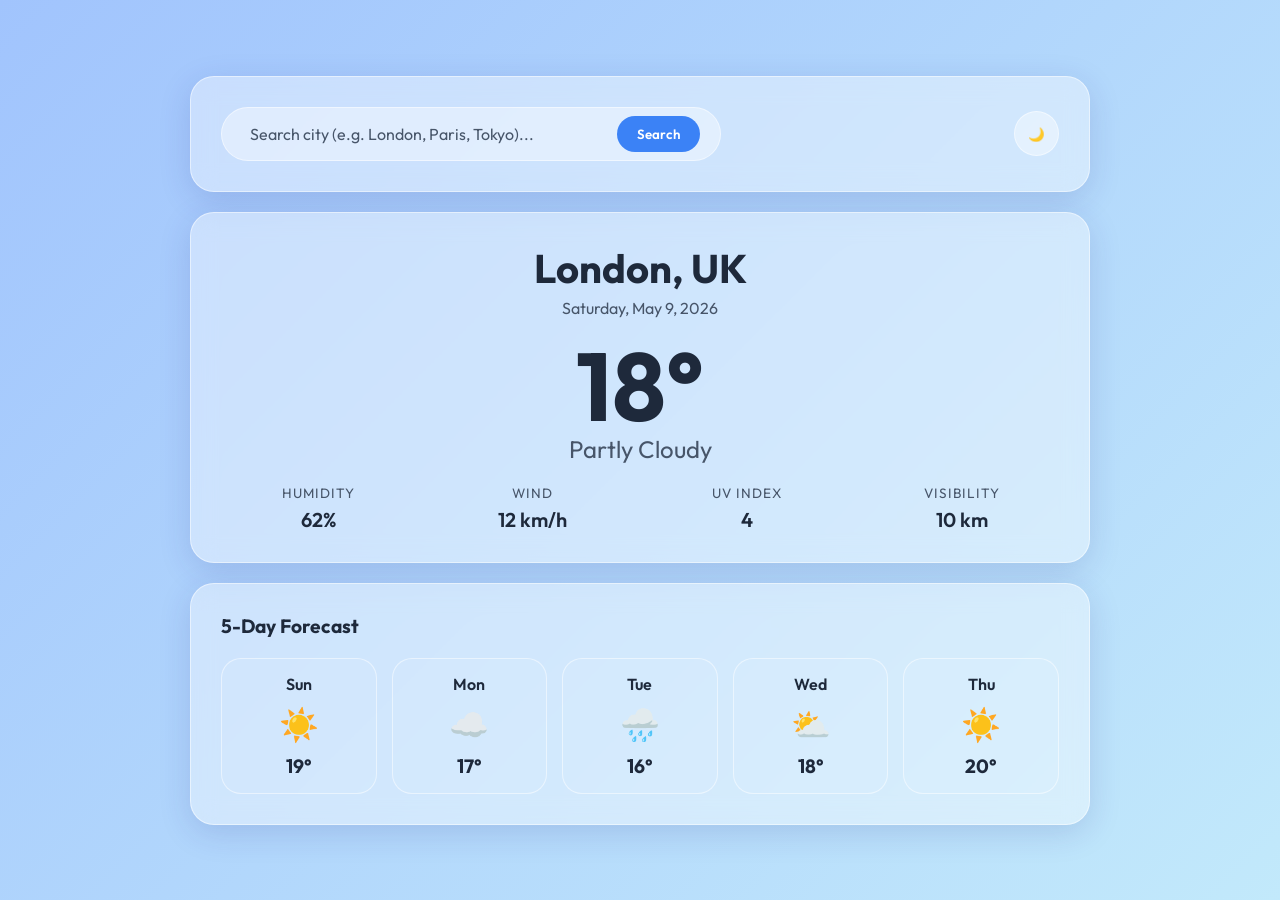
<file: advance-gemini/project01-v2/index.html>
<!DOCTYPE html>
<html lang="en" data-theme="light">
<head>
    <meta charset="UTF-8">
    <meta name="viewport" content="width=device-width, initial-scale=1.0">
    <title>SkyCast | Premium Weather Experience</title>
    <meta name="description" content="A beautiful, premium weather application featuring glassmorphism design and dark mode support.">
    <link rel="stylesheet" href="style.css">
</head>
<body>
    <div class="container">
        <!-- Header & Search Section -->
        <header class="glass-card header">
            <div class="search-box">
                <input type="text" id="cityInput" placeholder="Search city (e.g. London, Paris, Tokyo)..." aria-label="Search city">
                <button id="searchBtn">Search</button>
            </div>
            <button class="theme-toggle" id="themeToggle" aria-label="Toggle Dark Mode">
                <span id="themeIcon">🌙</span>
            </button>
        </header>

        <!-- Main Weather Display -->
        <main class="glass-card main-weather" id="weatherDisplay">
            <h1 class="city-name" id="cityName">Loading...</h1>
            <p class="date" id="currentDate">Saturday, May 9, 2026</p>
            
            <div class="weather-info">
                <div class="temp" id="currentTemp">--°</div>
                <div class="condition" id="conditionText">Clear Sky</div>
            </div>

            <div class="details-grid">
                <div class="detail-item">
                    <span class="detail-label">Humidity</span>
                    <span class="detail-value" id="humidity">--%</span>
                </div>
                <div class="detail-item">
                    <span class="detail-label">Wind</span>
                    <span class="detail-value" id="wind">-- km/h</span>
                </div>
                <div class="detail-item">
                    <span class="detail-label">UV Index</span>
                    <span class="detail-value" id="uvIndex">--</span>
                </div>
                <div class="detail-item">
                    <span class="detail-label">Visibility</span>
                    <span class="detail-value" id="visibility">-- km</span>
                </div>
            </div>
        </main>

        <!-- Forecast Section -->
        <section class="glass-card">
            <h2 style="font-size: 1.2rem; margin-bottom: 20px;">5-Day Forecast</h2>
            <div class="forecast-container" id="forecastContainer">
                <!-- Forecast cards will be injected here -->
            </div>
        </section>
    </div>

    <script src="script.js"></script>
</body>
</html>
</file>
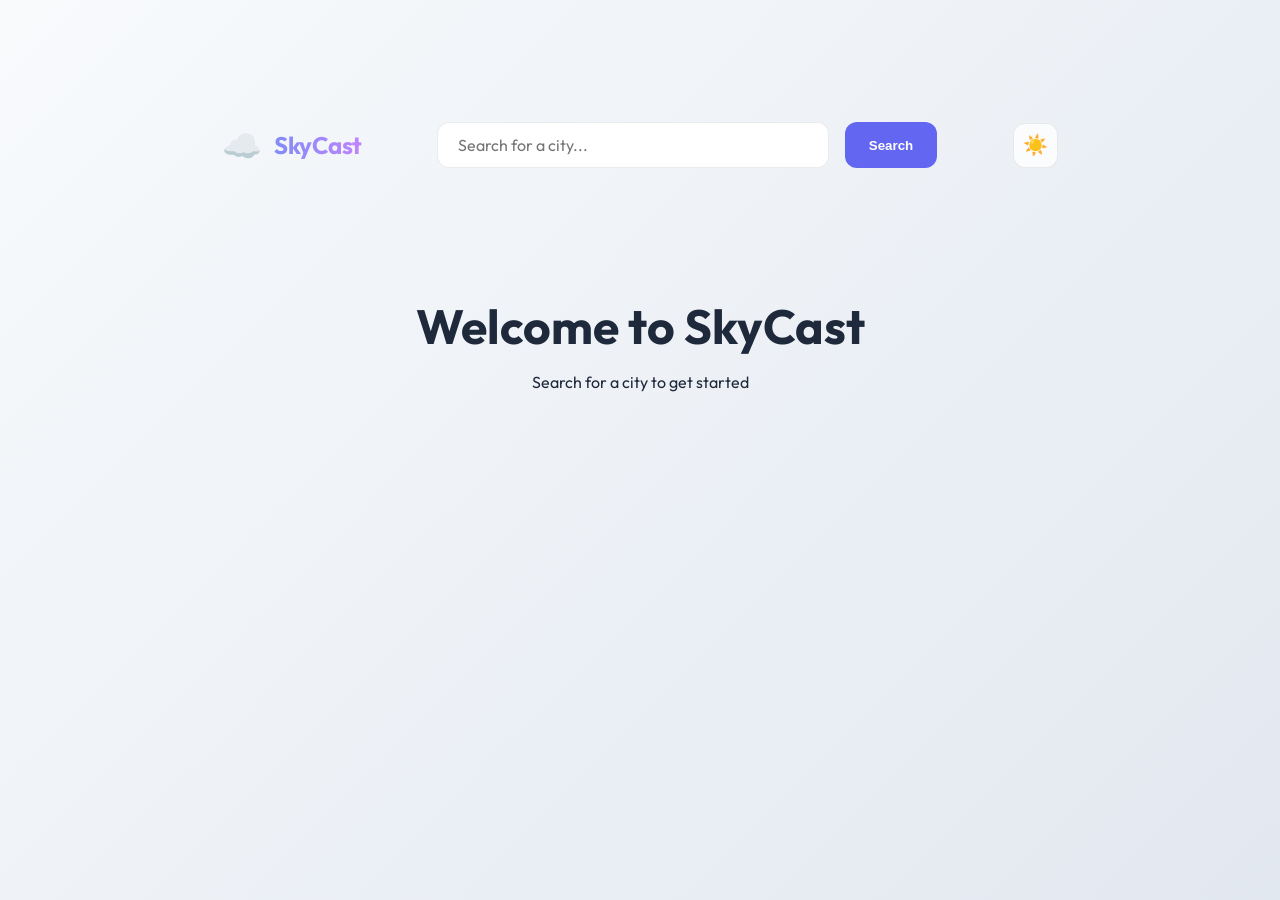
<file: advance-gemini/project01/index.html>
<!DOCTYPE html>
<html lang="en">
<head>
    <meta charset="UTF-8">
    <meta name="viewport" content="width=device-width, initial-scale=1.0">
    <title>SkyCast | Premium Weather Insights</title>
    <meta name="description" content="A modern, high-performance weather dashboard featuring real-time data and 7-day forecasts.">
    <link rel="preconnect" href="https://fonts.googleapis.com">
    <link rel="preconnect" href="https://fonts.gstatic.com" crossorigin>
    <link href="https://fonts.googleapis.com/css2?family=Outfit:wght@300;400;600;700&display=swap" rel="stylesheet">
    <link rel="stylesheet" href="style.css">
</head>
<body>
    <div class="app-container">
        <header>
            <div class="logo">
                <span class="logo-icon">☁️</span>
                <h1>SkyCast</h1>
            </div>
            <div class="search-container">
                <div class="search-wrapper">
                    <input type="text" id="city-input" placeholder="Search for a city..." autocomplete="off">
                    <div id="suggestions" class="suggestions-list"></div>
                </div>
                <button id="search-btn">Search</button>
            </div>
            <button id="theme-toggle" class="theme-toggle" aria-label="Toggle theme">
                <span id="theme-icon">🌙</span>
            </button>
        </header>

        <main id="weather-display" class="hidden">
            <section class="current-weather">
                <div class="glass-card main-card">
                    <div class="weather-info">
                        <div class="location-date">
                            <h2 id="location-name">London, UK</h2>
                            <p id="current-date">Friday, 8 May 2026</p>
                        </div>
                        <div class="temp-container">
                            <span id="current-temp" class="temp">24°</span>
                            <div class="condition-box">
                                <div id="weather-icon" class="main-weather-icon"></div>
                                <span id="weather-desc">Cloudy</span>
                            </div>
                        </div>
                    </div>
                    <div class="weather-stats">
                        <div class="stat-item">
                            <span class="label">Feels Like</span>
                            <span id="feels-like" class="value">26°</span>
                        </div>
                        <div class="stat-item">
                            <span class="label">Humidity</span>
                            <span id="humidity" class="value">45%</span>
                        </div>
                        <div class="stat-item">
                            <span class="label">Wind Speed</span>
                            <span id="wind-speed" class="value">12 km/h</span>
                        </div>
                        <div class="stat-item">
                            <span class="label">UV Index</span>
                            <span id="uv-index" class="value">Low</span>
                        </div>
                    </div>
                </div>
            </section>

            <section class="forecast-section">
                <h3>7-Day Forecast</h3>
                <div id="forecast-grid" class="forecast-grid">
                    <!-- Forecast items will be injected here -->
                </div>
            </section>
        </main>

        <div id="loader" class="loader-container hidden">
            <div class="spinner"></div>
            <p>Fetching weather data...</p>
        </div>

        <div id="welcome-screen" class="welcome-screen">
            <h2>Welcome to SkyCast</h2>
            <p>Search for a city to get started</p>
        </div>
    </div>
    <script src="script.js"></script>
</body>
</html>
</file>
<file: advance-gemini/project01-v2/style.css>
@import url('https://fonts.googleapis.com/css2?family=Outfit:wght@300;400;600;700&display=swap');

:root {
    /* Light Theme Variables */
    --bg-gradient: linear-gradient(135deg, #a1c4fd 0%, #c2e9fb 100%);
    --card-bg: rgba(255, 255, 255, 0.4);
    --card-border: rgba(255, 255, 255, 0.5);
    --text-primary: #1e293b;
    --text-secondary: #475569;
    --accent-color: #3b82f6;
    --glass-blur: blur(12px);
    --shadow: 0 8px 32px 0 rgba(31, 38, 135, 0.15);
}

[data-theme="dark"] {
    /* Dark Theme Variables */
    --bg-gradient: linear-gradient(135deg, #0f172a 0%, #1e293b 100%);
    --card-bg: rgba(30, 41, 59, 0.6);
    --card-border: rgba(255, 255, 255, 0.1);
    --text-primary: #f8fafc;
    --text-secondary: #94a3b8;
    --accent-color: #60a5fa;
    --shadow: 0 8px 32px 0 rgba(0, 0, 0, 0.4);
}

* {
    margin: 0;
    padding: 0;
    box-sizing: border-box;
    font-family: 'Outfit', sans-serif;
    transition: background 0.3s ease, color 0.3s ease, border-color 0.3s ease;
}

body {
    min-height: 100vh;
    background: var(--bg-gradient);
    background-attachment: fixed;
    color: var(--text-primary);
    display: flex;
    justify-content: center;
    align-items: center;
    padding: 20px;
}

.container {
    width: 100%;
    max-width: 900px;
    display: grid;
    grid-template-columns: 1fr;
    gap: 20px;
}

/* Glass Card Component */
.glass-card {
    background: var(--card-bg);
    backdrop-filter: var(--glass-blur);
    -webkit-backdrop-filter: var(--glass-blur);
    border: 1px solid var(--card-border);
    border-radius: 24px;
    box-shadow: var(--shadow);
    padding: 30px;
    animation: fadeIn 0.8s ease-out;
}

@keyframes fadeIn {
    from { opacity: 0; transform: translateY(20px); }
    to { opacity: 1; transform: translateY(0); }
}

/* Header & Search */
.header {
    display: flex;
    justify-content: space-between;
    align-items: center;
    flex-wrap: wrap;
    gap: 15px;
}

.search-box {
    display: flex;
    background: var(--card-bg);
    border: 1px solid var(--card-border);
    border-radius: 50px;
    padding: 8px 20px;
    flex-grow: 1;
    max-width: 500px;
}

.search-box input {
    background: transparent;
    border: none;
    outline: none;
    color: var(--text-primary);
    padding: 8px;
    width: 100%;
    font-size: 1rem;
}

.search-box input::placeholder {
    color: var(--text-secondary);
}

.search-box button {
    background: var(--accent-color);
    color: white;
    border: none;
    border-radius: 50px;
    padding: 8px 20px;
    cursor: pointer;
    font-weight: 600;
    margin-left: 10px;
}

.theme-toggle {
    background: var(--card-bg);
    border: 1px solid var(--card-border);
    padding: 10px;
    border-radius: 50%;
    cursor: pointer;
    display: flex;
    align-items: center;
    justify-content: center;
    width: 45px;
    height: 45px;
}

/* Main Weather Section */
.main-weather {
    text-align: center;
}

.city-name {
    font-size: 2.5rem;
    font-weight: 700;
    margin-bottom: 5px;
}

.date {
    color: var(--text-secondary);
    margin-bottom: 20px;
}

.weather-info {
    display: flex;
    flex-direction: column;
    align-items: center;
    margin: 20px 0;
}

.temp {
    font-size: 6rem;
    font-weight: 700;
    line-height: 1;
}

.condition {
    font-size: 1.5rem;
    color: var(--text-secondary);
    text-transform: capitalize;
}

/* Detailed Grid */
.details-grid {
    display: grid;
    grid-template-columns: repeat(auto-fit, minmax(150px, 1fr));
    gap: 20px;
}

.detail-item {
    display: flex;
    flex-direction: column;
    align-items: center;
    gap: 5px;
}

.detail-label {
    font-size: 0.85rem;
    color: var(--text-secondary);
    text-transform: uppercase;
    letter-spacing: 1px;
}

.detail-value {
    font-size: 1.25rem;
    font-weight: 600;
}

/* Forecast Section */
.forecast-container {
    display: grid;
    grid-template-columns: repeat(auto-fit, minmax(100px, 1fr));
    gap: 15px;
    margin-top: 20px;
}

.forecast-card {
    text-align: center;
    padding: 15px;
    background: rgba(255, 255, 255, 0.05);
    border-radius: 20px;
    border: 1px solid var(--card-border);
}

.forecast-day {
    font-weight: 600;
    margin-bottom: 10px;
}

.forecast-temp {
    font-weight: 700;
    font-size: 1.2rem;
}

/* Responsive Adjustments */
@media (max-width: 600px) {
    .temp { font-size: 4rem; }
    .city-name { font-size: 1.8rem; }
}
</file>
<file: advance-gemini/project01/style.css>
:root {
    --primary: #6366f1;
    --primary-hover: #4f46e5;
    --glass-blur: blur(12px);
    --transition: all 0.3s cubic-bezier(0.4, 0, 0.2, 1);
}

[data-theme='dark'] {
    --bg-gradient: linear-gradient(135deg, #0f172a 0%, #1e293b 100%);
    --card-bg: rgba(255, 255, 255, 0.05);
    --card-border: rgba(255, 255, 255, 0.1);
    --text-main: #f8fafc;
    --text-muted: #94a3b8;
    --input-bg: rgba(255, 255, 255, 0.05);
    --suggestion-bg: rgba(30, 41, 59, 0.95);
}

[data-theme='light'] {
    --bg-gradient: linear-gradient(135deg, #f8fafc 0%, #e2e8f0 100%);
    --card-bg: rgba(255, 255, 255, 0.8);
    --card-border: rgba(0, 0, 0, 0.08);
    --text-main: #1e293b;
    --text-muted: #64748b;
    --input-bg: #ffffff;
    --suggestion-bg: rgba(255, 255, 255, 0.95);
}

* {
    margin: 0;
    padding: 0;
    box-sizing: border-box;
}

body {
    font-family: 'Outfit', sans-serif;
    background: var(--bg-gradient);
    color: var(--text-main);
    min-height: 100vh;
    display: flex;
    justify-content: center;
    align-items: center;
    overflow-x: hidden;
}

.app-container {
    width: 100%;
    max-width: 900px;
    padding: 2rem;
    min-height: 80vh;
}

header {
    display: flex;
    justify-content: space-between;
    align-items: center;
    margin-bottom: 3rem;
    gap: 2rem;
}

.theme-toggle {
    background: var(--card-bg);
    border: 1px solid var(--card-border);
    border-radius: 12px;
    width: 45px;
    height: 45px;
    display: flex;
    align-items: center;
    justify-content: center;
    cursor: pointer;
    font-size: 1.25rem;
    color: var(--text-main);
    transition: var(--transition);
    backdrop-filter: var(--glass-blur);
    flex-shrink: 0;
}

.theme-toggle:hover {
    transform: translateY(-2px);
    border-color: var(--primary);
    box-shadow: 0 4px 12px rgba(0, 0, 0, 0.1);
}

.logo {
    display: flex;
    align-items: center;
    gap: 0.75rem;
}

.logo-icon {
    font-size: 2rem;
}

.logo h1 {
    font-size: 1.5rem;
    font-weight: 700;
    letter-spacing: -0.5px;
    background: linear-gradient(to right, #818cf8, #c084fc);
    -webkit-background-clip: text;
    -webkit-text-fill-color: transparent;
}

.search-container {
    display: flex;
    gap: 1rem;
    flex: 1;
    max-width: 500px;
}

.search-wrapper {
    position: relative;
    flex: 1;
}

#city-input {
    width: 100%;
    background: var(--input-bg);
    border: 1px solid var(--card-border);
    border-radius: 12px;
    padding: 0.75rem 1.25rem;
    color: var(--text-main);
    font-size: 1rem;
    font-family: inherit;
    backdrop-filter: var(--glass-blur);
    transition: var(--transition);
}

#city-input:focus {
    outline: none;
    border-color: var(--primary);
    box-shadow: 0 0 0 4px rgba(99, 102, 241, 0.15);
}

.suggestions-list {
    position: absolute;
    top: calc(100% + 8px);
    left: 0;
    width: 100%;
    background: var(--suggestion-bg);
    border: 1px solid var(--card-border);
    border-radius: 12px;
    backdrop-filter: blur(20px);
    z-index: 100;
    max-height: 250px;
    overflow-y: auto;
    display: none;
}

.suggestions-list.active {
    display: block;
    animation: fadeIn 0.2s ease;
}

.suggestion-item {
    padding: 0.75rem 1.25rem;
    cursor: pointer;
    transition: var(--transition);
}

.suggestion-item:hover {
    background: rgba(255, 255, 255, 0.1);
}

.suggestion-item .city-name {
    display: block;
    font-weight: 600;
}

.suggestion-item .country {
    font-size: 0.8rem;
    color: var(--text-muted);
}

#search-btn {
    background: var(--primary);
    color: white;
    border: none;
    border-radius: 12px;
    padding: 0 1.5rem;
    font-weight: 600;
    cursor: pointer;
    transition: var(--transition);
}

#search-btn:hover {
    background: var(--primary-hover);
    transform: translateY(-2px);
}

.glass-card {
    background: var(--card-bg);
    border: 1px solid var(--card-border);
    border-radius: 24px;
    backdrop-filter: var(--glass-blur);
    padding: 2.5rem;
    transition: var(--transition);
}

.main-card {
    display: flex;
    flex-direction: column;
    gap: 2rem;
    margin-bottom: 3rem;
}

.weather-info {
    display: flex;
    justify-content: space-between;
    align-items: flex-start;
}

#location-name {
    font-size: 2.5rem;
    font-weight: 700;
    margin-bottom: 0.5rem;
}

#current-date {
    color: var(--text-muted);
    font-size: 1.1rem;
}

.temp-container {
    text-align: right;
}

.temp {
    font-size: 5rem;
    font-weight: 700;
    line-height: 1;
    display: block;
}

.condition-box {
    display: flex;
    align-items: center;
    justify-content: flex-end;
    gap: 0.5rem;
    margin-top: 0.5rem;
}

.main-weather-icon {
    width: 48px;
    height: 48px;
}

#weather-desc {
    font-size: 1.2rem;
    color: var(--text-muted);
    font-weight: 500;
}

.weather-stats {
    display: grid;
    grid-template-columns: repeat(4, 1fr);
    gap: 1.5rem;
    padding-top: 2rem;
    border-top: 1px solid var(--card-border);
}

.stat-item {
    display: flex;
    flex-direction: column;
    gap: 0.5rem;
}

.stat-item .label {
    font-size: 0.9rem;
    color: var(--text-muted);
    text-transform: uppercase;
    letter-spacing: 1px;
}

.stat-item .value {
    font-size: 1.2rem;
    font-weight: 600;
}

.forecast-section h3 {
    font-size: 1.5rem;
    margin-bottom: 1.5rem;
    font-weight: 600;
}

.forecast-grid {
    display: grid;
    grid-template-columns: repeat(7, 1fr);
    gap: 1rem;
}

.forecast-item {
    background: var(--card-bg);
    border: 1px solid var(--card-border);
    border-radius: 16px;
    padding: 1.25rem;
    text-align: center;
    transition: var(--transition);
}

.forecast-item:hover {
    transform: translateY(-5px);
    background: rgba(255, 255, 255, 0.1);
}

.forecast-day {
    font-size: 0.9rem;
    color: var(--text-muted);
    margin-bottom: 0.75rem;
}

.forecast-icon {
    width: 40px;
    height: 40px;
    margin: 0.5rem 0;
}

.forecast-temp {
    font-weight: 700;
    font-size: 1.1rem;
}

.hidden {
    display: none !important;
}

.welcome-screen {
    text-align: center;
    padding: 5rem 0;
}

.welcome-screen h2 {
    font-size: 3rem;
    margin-bottom: 1rem;
}

.loader-container {
    text-align: center;
    padding: 5rem 0;
}

.spinner {
    width: 50px;
    height: 50px;
    border: 3px solid var(--card-border);
    border-top-color: var(--primary);
    border-radius: 50%;
    animation: spin 1s linear infinite;
    margin: 0 auto 1.5rem;
}

@keyframes spin {
    to { transform: rotate(360deg); }
}

@keyframes fadeIn {
    from { opacity: 0; transform: translateY(10px); }
    to { opacity: 1; transform: translateY(0); }
}

@media (max-width: 768px) {
    header {
        flex-direction: column;
        align-items: stretch;
    }
    
    .weather-stats {
        grid-template-columns: repeat(2, 1fr);
    }
    
    .forecast-grid {
        grid-template-columns: repeat(4, 1fr);
    }
    
    #location-name {
        font-size: 2rem;
    }
    
    .temp {
        font-size: 4rem;
    }
}

@media (max-width: 480px) {
    .forecast-grid {
        grid-template-columns: repeat(2, 1fr);
    }
}
</file>
